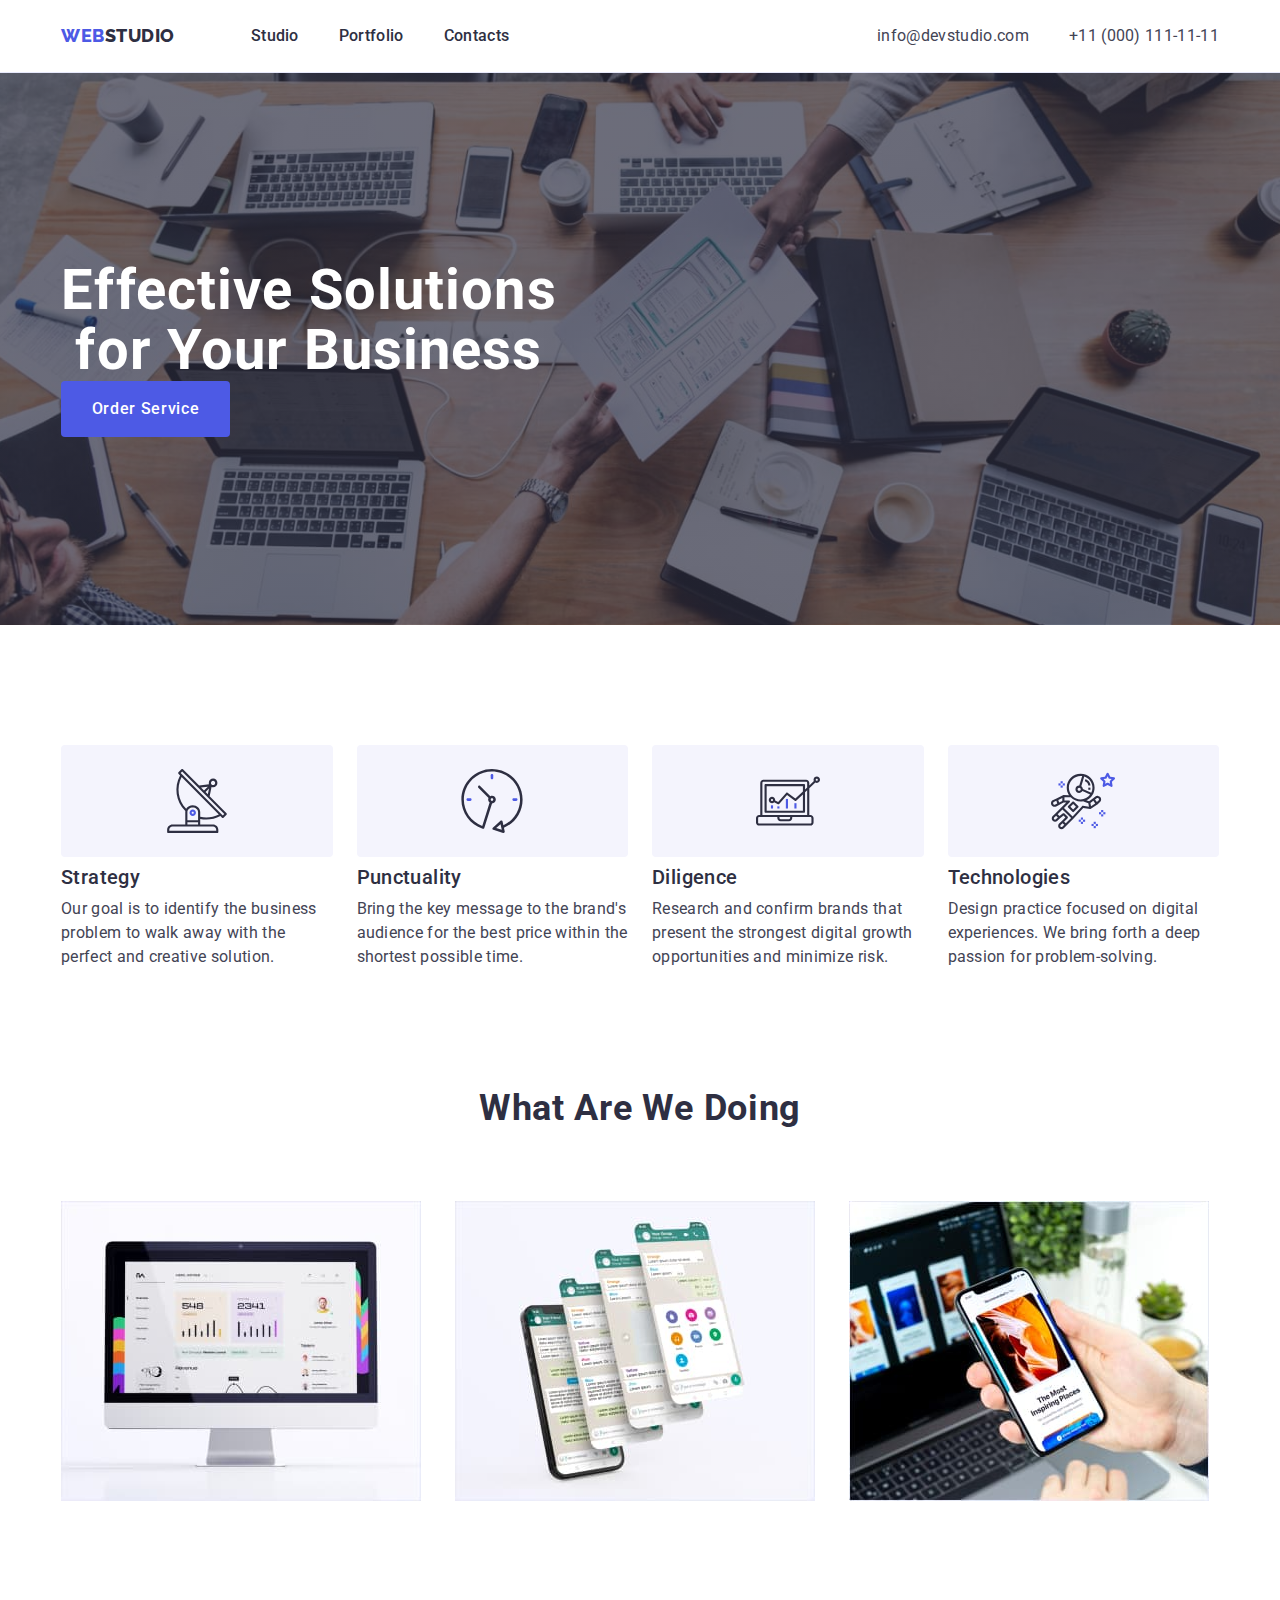
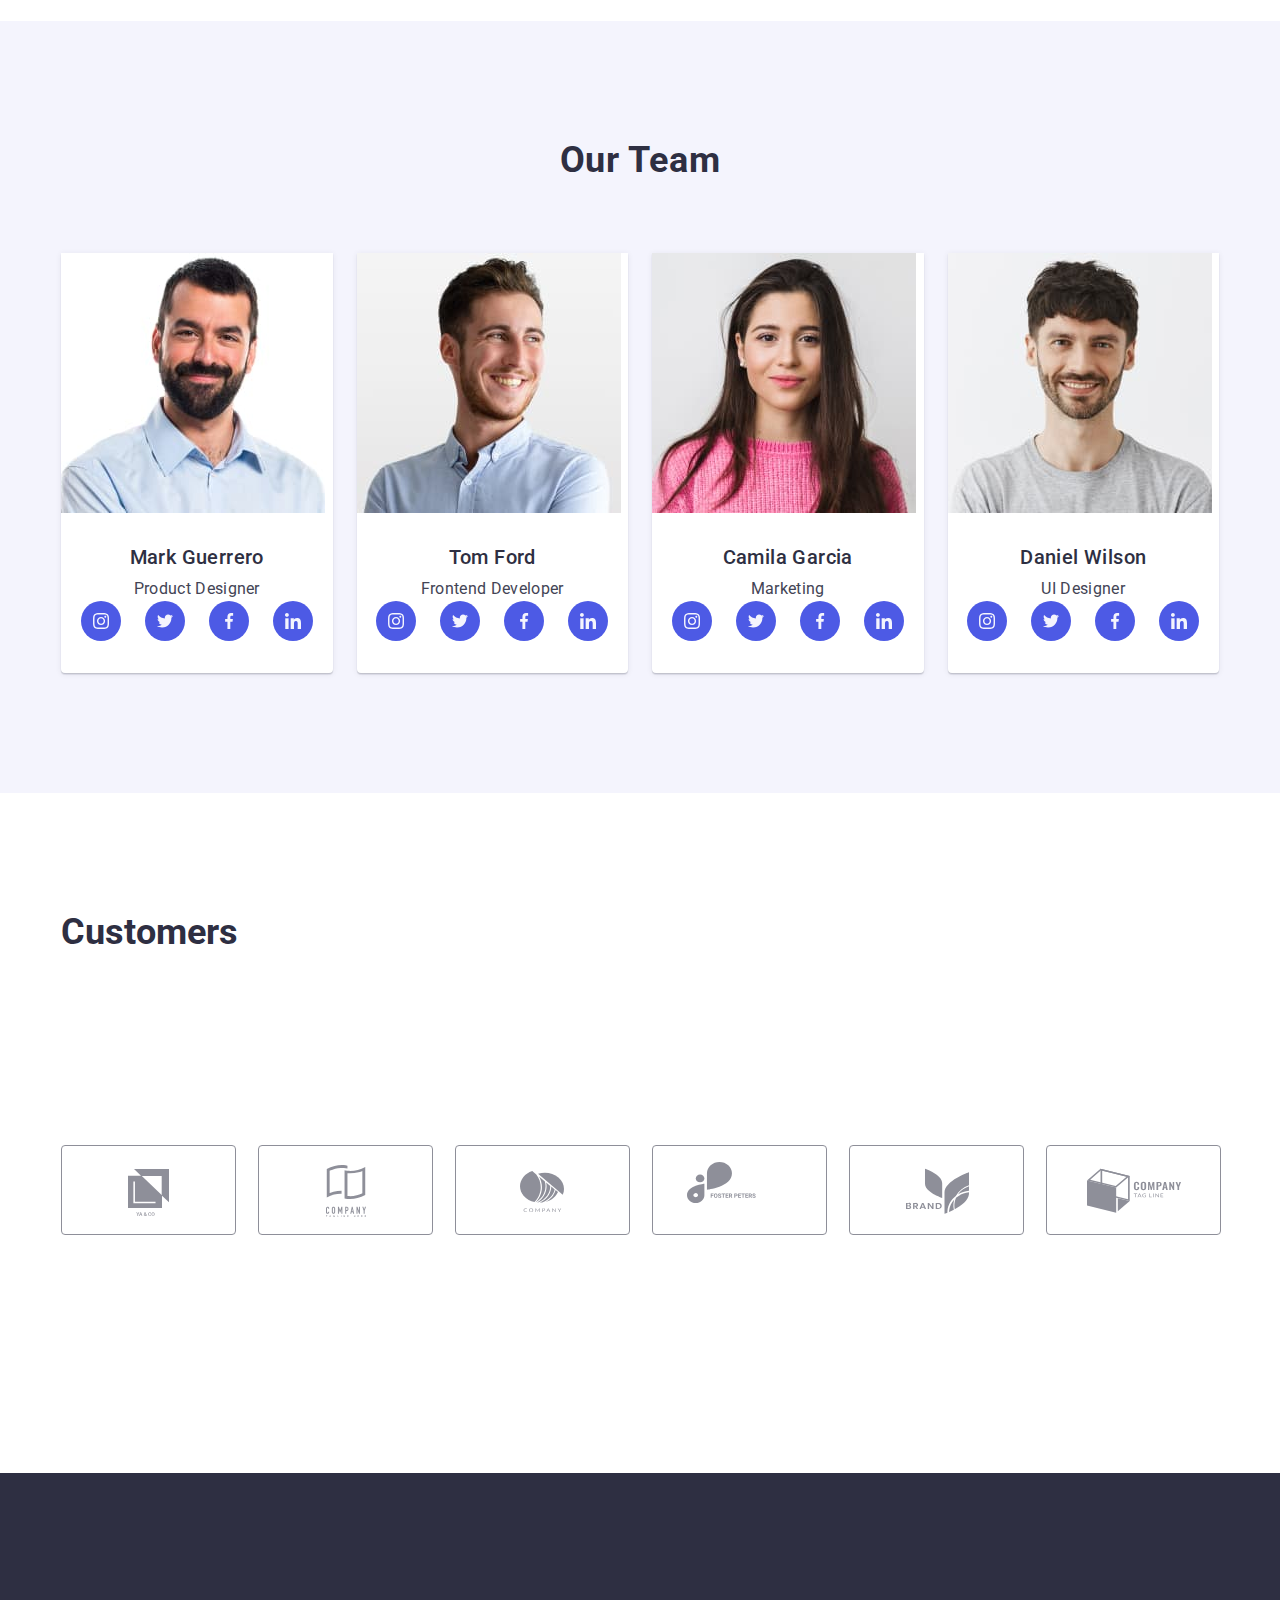
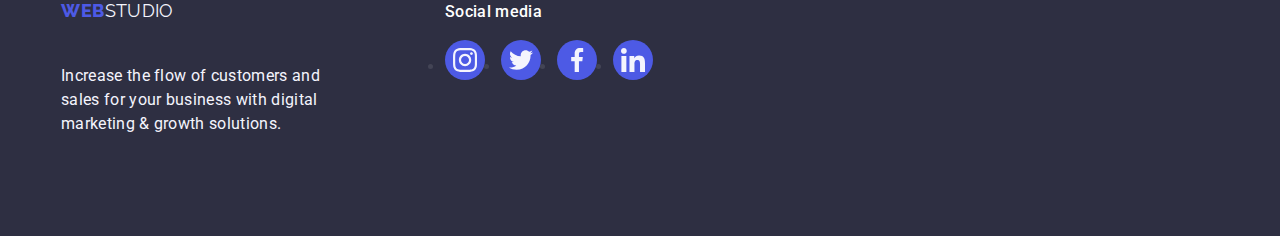
<file: index.html>
<!DOCTYPE html>
<html lang="en">
  <head>
    <meta charset="UTF-8" />
    <meta name="viewport" content="width=device-width, initial-scale=1.0" />

    <!-- Page Title -->
    <title>Studio</title>

    <!-- Google Fonts -->
    <link rel="preconnect" href="https://fonts.googleapis.com" />
    <link rel="preconnect" href="https://fonts.gstatic.com" crossorigin />
    <link
      href="https://fonts.googleapis.com/css2?family=Raleway:wght@800&family=Roboto:wght@400;500;700;900&display=swap"
      rel="stylesheet"
    />

    <!-- Style Normalization -->
    <link
      rel="stylesheet"
      href="https://cdnjs.cloudflare.com/ajax/libs/modern-normalize/2.0.0/modern-normalize.min.css"
      integrity="sha512-4xo8blKMVCiXpTaLzQSLSw3KFOVPWhm/TRtuPVc4WG6kUgjH6J03IBuG7JZPkcWMxJ5huwaBpOpnwYElP/m6wg=="
      crossorigin="anonymous"
      referrerpolicy="no-referrer"
    />

    <!-- External CSS -->
    <link rel="stylesheet" href="./css/styles.css" />
  </head>

  <body>
    <!-- Header -->
    <header class="header">
      <!-- Navigation -->
      <div class="main-header container">
        <nav class="nav">
          <a class="logo link" href="./index.html"
            >Web<span class="header-logo-text">Studio</span></a
          >

          <!-- Menus -->
          <ul class="list">
            <li class="list-item">
              <a class="menu link" href="./index.html">Studio</a>
            </li>
            <li class="list-item">
              <a class="menu link" href="./portfolio.html">Portfolio</a>
            </li>
            <li class="list-item">
              <a class="menu link" href="">Contacts</a>
            </li>
          </ul>
        </nav>

        <!-- Contacts -->
        <address class="address">
          <ul class="address list">
            <li class="address-list-item">
              <a class="address link" href="mailto:info@devstudio.com"
                >info@devstudio.com</a
              >
            </li>
            <li class="address-list-item">
              <a class="address link" href="tel:+110001111111"
                >+11 (000) 111-11-11</a
              >
            </li>
          </ul>
        </address>
      </div>
    </header>

    <!-- Main -->
    <main>
      <!-- First Section -->
      <section class="title">
        <div class="container">
          <h1 class="title-hero">Effective Solutions for Your Business</h1>
          <button class="title-button" type="button">Order Service</button>
        </div>
      </section>

      <!-- Second Section - Features -->

      <section class="features">
        <div class="container">
          <h2 class="visually-hidden">Features</h2>
          <ul class="list">
            <li class="features-list-item">
              <div class="features-icon-container">
                <svg xmlns="http://www.w3.org/2000/svg" width="64" height="64">
                  <use href="./images/icons.svg#strategy"></use>
                </svg>
              </div>
              <h3 class="features-subtitle">Strategy</h3>
              <p class="features-text">
                Our goal is to identify the business problem to walk away with
                the perfect and creative solution.
              </p>
            </li>
            <li class="features-list-item">
              <div class="features-icon-container">
                <svg xmlns="http://www.w3.org/2000/svg" width="64" height="64">
                  <use href="./images/icons.svg#punctuality"></use>
                </svg>
              </div>
              <h3 class="features-subtitle">Punctuality</h3>
              <p class="features-text">
                Bring the key message to the brand's audience for the best price
                within the shortest possible time.
              </p>
            </li>
            <li class="features-list-item">
              <div class="features-icon-container">
                <svg xmlns="http://www.w3.org/2000/svg" width="64" height="64">
                  <use href="./images/icons.svg#diligence"></use>
                </svg>
              </div>
              <h3 class="features-subtitle">Diligence</h3>
              <p class="features-text">
                Research and confirm brands that present the strongest digital
                growth opportunities and minimize risk.
              </p>
            </li>
            <li class="features-list-item">
              <div class="features-icon-container">
                <svg xmlns="http://www.w3.org/2000/svg" width="64" height="64">
                  <use href="./images/icons.svg#technologies"></use>
                </svg>
              </div>
              <h3 class="features-subtitle">Technologies</h3>
              <p class="features-text">
                Design practice focused on digital experiences. We bring forth a
                deep passion for problem-solving.
              </p>
            </li>
          </ul>
        </div>
      </section>

      <!-- Third Section - First Header -->
      <section class="task">
        <div class="container">
          <h2 class="task-header">What are we doing</h2>
          <ul class="list">
            <li class="task-list-item">
              <img
                class="image"
                src="./images/image-01.jpg"
                alt="Monitor"
                width="360"
              />
            </li>
            <li class="task-list-item">
              <img
                class="image"
                src="./images/image-02.jpg"
                alt="Report"
                width="360"
              />
            </li>
            <li class="task-list-item">
              <img
                class="image"
                src="./images/image-03.jpg"
                alt="Research"
                width="360"
              />
            </li>
          </ul>
        </div>
      </section>

      <!-- Fourth Section - Second Header -->
      <section class="team">
        <div class="container">
          <h2 class="team-header">Our Team</h2>
          <ul class="list">
            <li class="team-list-item">
              <img
                class="image"
                src="./images/team-card-01.jpg"
                alt="Product Designer"
                width="264"
              />
              <div class="container-employee">
                <h3 class="team-subheader">Mark Guerrero</h3>
                <p class="team-text">Product Designer</p>
                <ul class="list socmed-icon">
                  <li class="socmed-items">
                    <a href="" class="socmed-link">
                      <svg
                        class="socmed-icon"
                        xmlns="http://www.w3.org/2000/svg"
                        width="16"
                        height="16"
                      >
                        <use href="./images/icons.svg#instagram"></use>
                      </svg>
                    </a>
                  </li>
                  <li class="socmed-items">
                    <a href="" class="socmed-link">
                      <svg
                        class="socmed-icon"
                        xmlns="http://www.w3.org/2000/svg"
                        width="16"
                        height="16"
                      >
                        <use href="./images/icons.svg#twitter"></use>
                      </svg>
                    </a>
                  </li>
                  <li class="socmed-items">
                    <a href="" class="socmed-link">
                      <svg
                        class="socmed-icon"
                        xmlns="http://www.w3.org/2000/svg"
                        width="16"
                        height="16"
                      >
                        <use href="./images/icons.svg#facebook"></use>
                      </svg>
                    </a>
                  </li>
                  <li class="socmed-items">
                    <a href="" class="socmed-link">
                      <svg
                        class="socmed-icon"
                        xmlns="http://www.w3.org/2000/svg"
                        width="16"
                        height="16"
                      >
                        <use href="./images/icons.svg#linkedin"></use>
                      </svg>
                    </a>
                  </li>
                </ul>
              </div>
            </li>
            <li class="team-list-item">
              <img
                class="image"
                src="./images/team-card-02.jpg"
                alt="Frontend Developer"
                width="264"
              />
              <div class="container-employee">
                <h3 class="team-subheader">Tom Ford</h3>
                <p class="team-text">Frontend Developer</p>
                <ul class="list socmed-icon">
                  <li class="socmed-items">
                    <a href="" class="socmed-link">
                      <svg
                        class="socmed-icon"
                        xmlns="http://www.w3.org/2000/svg"
                        width="16"
                        height="16"
                      >
                        <use href="./images/icons.svg#instagram"></use>
                      </svg>
                    </a>
                  </li>
                  <li class="socmed-items">
                    <a href="" class="socmed-link">
                      <svg
                        class="socmed-icon"
                        xmlns="http://www.w3.org/2000/svg"
                        width="16"
                        height="16"
                      >
                        <use href="./images/icons.svg#twitter"></use>
                      </svg>
                    </a>
                  </li>
                  <li class="socmed-items">
                    <a href="" class="socmed-link">
                      <svg
                        class="socmed-icon"
                        xmlns="http://www.w3.org/2000/svg"
                        width="16"
                        height="16"
                      >
                        <use href="./images/icons.svg#facebook"></use>
                      </svg>
                    </a>
                  </li>
                  <li class="socmed-items">
                    <a href="" class="socmed-link">
                      <svg
                        class="socmed-icon"
                        xmlns="http://www.w3.org/2000/svg"
                        width="16"
                        height="16"
                      >
                        <use href="./images/icons.svg#linkedin"></use>
                      </svg>
                    </a>
                  </li>
                </ul>
              </div>
            </li>
            <li class="team-list-item">
              <img
                class="image"
                src="./images/team-card-03.jpg"
                alt="Marketing"
                width="264"
              />
              <div class="container-employee">
                <h3 class="team-subheader">Camila Garcia</h3>
                <p class="team-text">Marketing</p>
                <ul class="list socmed-icon">
                  <li class="socmed-items">
                    <a href="" class="socmed-link">
                      <svg
                        class="socmed-icon"
                        xmlns="http://www.w3.org/2000/svg"
                        width="16"
                        height="16"
                      >
                        <use href="./images/icons.svg#instagram"></use>
                      </svg>
                    </a>
                  </li>
                  <li class="socmed-items">
                    <a href="" class="socmed-link">
                      <svg
                        class="socmed-icon"
                        xmlns="http://www.w3.org/2000/svg"
                        width="16"
                        height="16"
                      >
                        <use href="./images/icons.svg#twitter"></use>
                      </svg>
                    </a>
                  </li>
                  <li class="socmed-items">
                    <a href="" class="socmed-link">
                      <svg
                        class="socmed-icon"
                        xmlns="http://www.w3.org/2000/svg"
                        width="16"
                        height="16"
                      >
                        <use href="./images/icons.svg#facebook"></use>
                      </svg>
                    </a>
                  </li>
                  <li class="socmed-items">
                    <a href="" class="socmed-link">
                      <svg
                        class="socmed-icon"
                        xmlns="http://www.w3.org/2000/svg"
                        width="16"
                        height="16"
                      >
                        <use href="./images/icons.svg#linkedin"></use>
                      </svg>
                    </a>
                  </li>
                </ul>
              </div>
            </li>
            <li class="team-list-item">
              <img
                class="image"
                src="./images/team-card-04.jpg"
                alt="UI Designer"
                width="264"
              />
              <div class="container-employee">
                <h3 class="team-subheader">Daniel Wilson</h3>
                <p class="team-text">UI Designer</p>
                <ul class="list socmed-icon">
                  <li class="socmed-items">
                    <a href="" class="socmed-link">
                      <svg
                        class="socmed-icon"
                        xmlns="http://www.w3.org/2000/svg"
                        width="16"
                        height="16"
                      >
                        <use href="./images/icons.svg#instagram"></use>
                      </svg>
                    </a>
                  </li>
                  <li class="socmed-items">
                    <a href="" class="socmed-link">
                      <svg
                        class="socmed-icon"
                        xmlns="http://www.w3.org/2000/svg"
                        width="16"
                        height="16"
                      >
                        <use href="./images/icons.svg#twitter"></use>
                      </svg>
                    </a>
                  </li>
                  <li class="socmed-items">
                    <a href="" class="socmed-link">
                      <svg
                        class="socmed-icon"
                        xmlns="http://www.w3.org/2000/svg"
                        width="16"
                        height="16"
                      >
                        <use href="./images/icons.svg#facebook"></use>
                      </svg>
                    </a>
                  </li>
                  <li class="socmed-items">
                    <a href="" class="socmed-link">
                      <svg
                        class="socmed-icon"
                        xmlns="http://www.w3.org/2000/svg"
                        width="16"
                        height="16"
                      >
                        <use href="./images/icons.svg#linkedin"></use>
                      </svg>
                    </a>
                  </li>
                </ul>
              </div>
            </li>
          </ul>
        </div>
      </section>

      <!-- Fifth Section -->
      <section class="customer">
        <div class="container">
          <h2 class="customer-header">Customers</h2>
          <ul class="customer list">
            <!-- Client 1 -->
            <li class="customer-list-item">
              <a href="" class="customer-link">
                <svg
                  xmlns="http://www.w3.org/2000/svg"
                  width="104"
                  height="56"
                  class="customer-icon"
                >
                  <use href="./images/icons.svg#client1"></use>
                </svg>
              </a>
            </li>

            <!-- Client 2 -->
            <li class="customer-list-item">
              <a href="" class="customer-link">
                <svg
                  xmlns="http://www.w3.org/2000/svg"
                  width="104"
                  height="56"
                  class="customer-icon"
                >
                  <use href="./images/icons.svg#client2"></use>
                </svg>
              </a>
            </li>

            <!-- Client 3 -->
            <li class="customer-list-item">
              <a href="" class="customer-link">
                <svg
                  xmlns="http://www.w3.org/2000/svg"
                  width="104"
                  height="56"
                  class="customer-icon"
                >
                  <use href="./images/icons.svg#client3"></use>
                </svg>
              </a>
            </li>

            <!-- Client 4 -->
            <li class="customer-list-item">
              <a href="" class="customer-link">
                <svg
                  xmlns="http://www.w3.org/2000/svg"
                  width="104"
                  height="56"
                  class="customer-icon"
                >
                  <use href="./images/icons.svg#client4"></use>
                </svg>
              </a>
            </li>

            <!-- Client 5 -->
            <li class="customer-list-item">
              <a href="" class="customer-link">
                <svg
                  xmlns="http://www.w3.org/2000/svg"
                  width="104"
                  height="56"
                  class="customer-icon"
                >
                  <use href="./images/icons.svg#client5"></use>
                </svg>
              </a>
            </li>

            <!-- Client 6 -->
            <li class="customer-list-item">
              <a href="" class="customer-link">
                <svg
                  xmlns="http://www.w3.org/2000/svg"
                  width="104"
                  height="56"
                  class="customer-icon"
                >
                  <use href="./images/icons.svg#client6"></use>
                </svg>
              </a>
            </li>
          </ul>
        </div>
      </section>
    </main>

    <!-- Footer -->
    <footer class="footer">
      <div class="container footer-container">
        <div class="wrapper">
          <a class="logo link" href="./index.html"
            >Web<span class="footer-logo">Studio</span></a
          >
          <p class="footer-text">
            Increase the flow of customers and sales for your business with
            digital marketing & growth solutions.
          </p>
        </div>

        <!-- Footer Social Media Icons -->
        <div class="wrapper">
          <p class="footer-socmed-title">Social media</p>
          <ul class="footer-socmed-list">
            <!-- Footer - Instagram -->
            <li class="footer-socmed-item">
              <a href="" class="footer-socmed-link">
                <svg
                  class="footer-socmed-svg"
                  xmlns="http://www.w3.org/2000/svg"
                  width="24"
                  height="24"
                >
                  <use href="./images/icons.svg#footer-instagram"></use>
                </svg>
              </a>
            </li>

            <!-- Footer - Twitter -->
            <li class="footer-socmed-item">
              <a href="" class="footer-socmed-link">
                <svg
                  class="footer-socmed-svg"
                  xmlns="http://www.w3.org/2000/svg"
                  width="24"
                  height="24"
                >
                  <use href="./images/icons.svg#footer-twitter"></use>
                </svg>
              </a>
            </li>

            <!-- Footer - Facebook -->
            <li class="footer-socmed-item">
              <a href="" class="footer-socmed-link">
                <svg
                  class="footer-socmed-svg"
                  xmlns="http://www.w3.org/2000/svg"
                  width="24"
                  height="24"
                >
                  <use href="./images/icons.svg#footer-facebook"></use>
                </svg>
              </a>
            </li>

            <!-- Footer - LinkedIn -->
            <li class="footer-socmed-item">
              <a href="" class="footer-socmed-link">
                <svg
                  class="footer-socmed-svg"
                  xmlns="http://www.w3.org/2000/svg"
                  width="24"
                  height="24"
                >
                  <use href="./images/icons.svg#footer-linkedin"></use>
                </svg>
              </a>
            </li>
          </ul>
        </div>
      </div>
    </footer>
  </body>
</html>
</file>
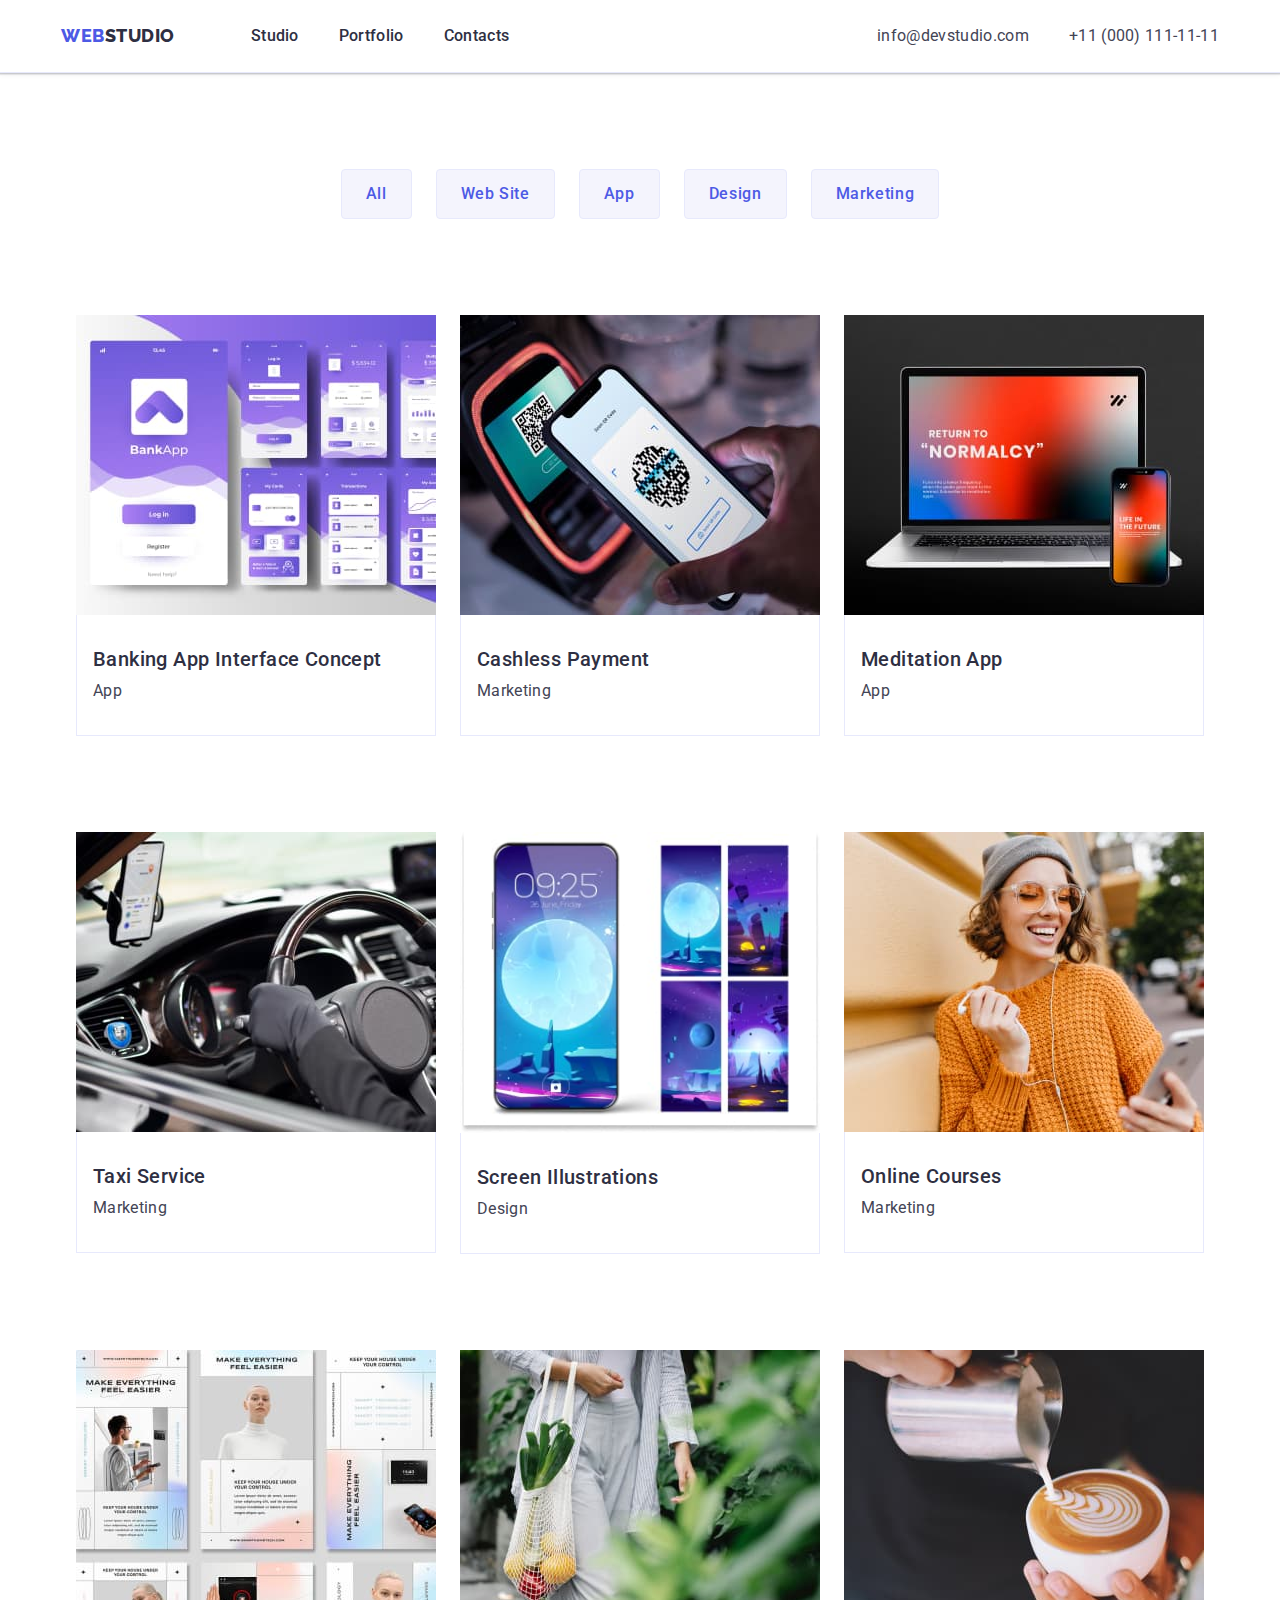
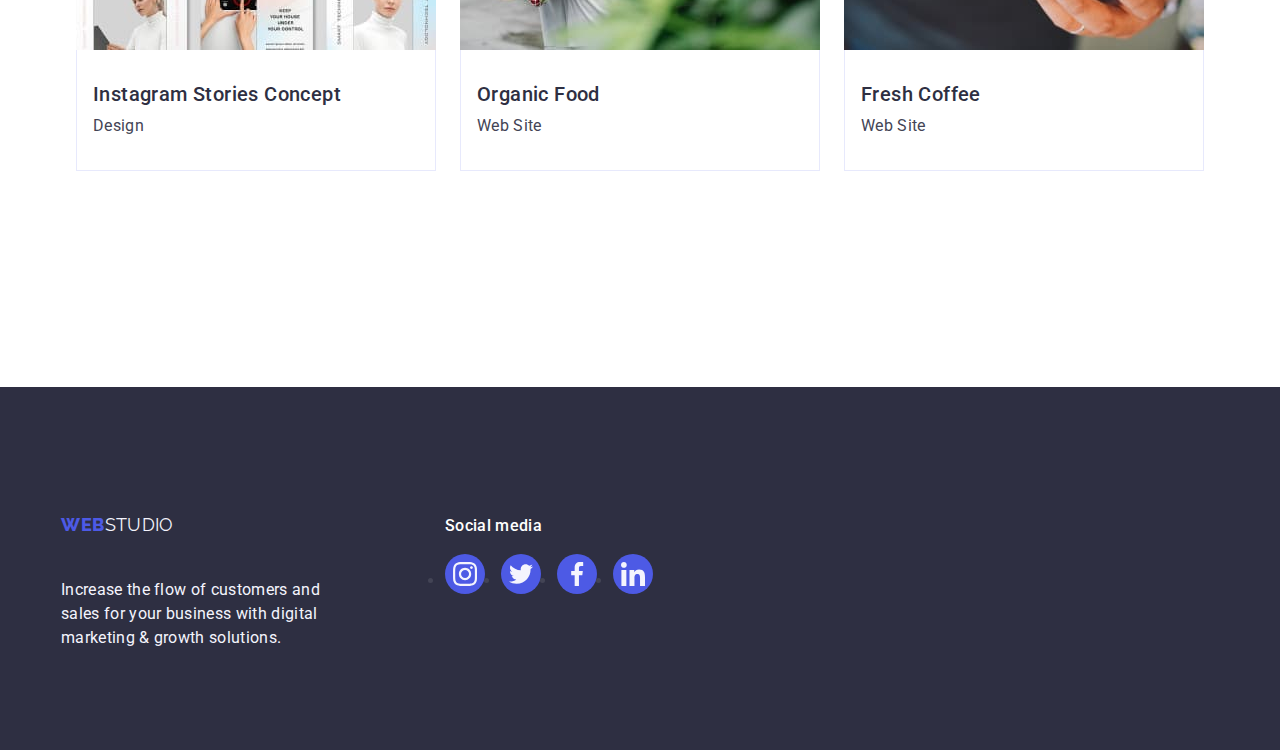
<file: portfolio.html>
<!DOCTYPE html>
<html lang="en">
  <head>
    <meta charset="UTF-8" />
    <meta name="viewport" content="width=device-width, initial-scale=1.0" />

    <!-- Page Title -->
    <title>Portfolio</title>

    <!-- Google Fonts -->
    <link rel="preconnect" href="https://fonts.googleapis.com" />
    <link rel="preconnect" href="https://fonts.gstatic.com" crossorigin />
    <link
      href="https://fonts.googleapis.com/css2?family=Raleway:wght@800&family=Roboto:wght@400;500;700;900&display=swap"
      rel="stylesheet"
    />

    <!-- Style Normalization -->
    <link
      rel="stylesheet"
      href="https://cdnjs.cloudflare.com/ajax/libs/modern-normalize/2.0.0/modern-normalize.min.css"
      integrity="sha512-4xo8blKMVCiXpTaLzQSLSw3KFOVPWhm/TRtuPVc4WG6kUgjH6J03IBuG7JZPkcWMxJ5huwaBpOpnwYElP/m6wg=="
      crossorigin="anonymous"
      referrerpolicy="no-referrer"
    />

    <!-- External CSS -->
    <link rel="stylesheet" href="./css/styles.css" />
  </head>

  <body>
    <!-- Header -->
    <header class="header">
      <!-- Navigation -->
      <div class="main-header container">
        <nav class="nav">
          <a class="logo link" href="./index.html"
            >Web<span class="header-logo-text">Studio</span></a
          >

          <!-- Menus -->
          <ul class="list">
            <li class="list-item">
              <a class="menu link" href="./index.html">Studio</a>
            </li>
            <li class="list-item">
              <a class="menu link" href="./portfolio.html">Portfolio</a>
            </li>
            <li class="list-item">
              <a class="menu link" href="">Contacts</a>
            </li>
          </ul>
        </nav>

        <!-- Contacts -->
        <address class="address">
          <ul class="address list">
            <li class="address-list-item">
              <a class="address link" href="mailto:info@devstudio.com"
                >info@devstudio.com</a
              >
            </li>
            <li class="address-list-item">
              <a class="address link" href="tel:+110001111111"
                >+11 (000) 111-11-11</a
              >
            </li>
          </ul>
        </address>
      </div>
    </header>

    <!-- Main - Buttons -->
    <main class="main">
      <section class="btn">
        <div class="container">
          <h1 class="visually-hidden">Projects</h1>

          <ul class="list">
            <li class="btn-list-item">
              <button type="button" class="btn-text">All</button>
            </li>
            <li class="btn-list-item">
              <button type="button" class="btn-text">Web Site</button>
            </li>
            <li class="btn-list-item">
              <button type="button" class="btn-text">App</button>
            </li>
            <li class="btn-list-item">
              <button type="button" class="btn-text">Design</button>
            </li>
            <li class="btn-list-item">
              <button type="button" class="btn-text">Marketing</button>
            </li>
          </ul>

          <!-- Projects -->
          <ul class="project list">
            <li class="project-list-item">
              <a class="project link" href="">
                <img
                  class="image"
                  src="./images/projcard-01.jpg"
                  alt="Banking App"
                  width="360"
                />
                <div class="container-application">
                  <h2 class="project-header">Banking App Interface Concept</h2>
                  <p class="project-text">App</p>
                </div>
              </a>
            </li>
            <li class="project-list-item">
              <a class="project link" href="">
                <img
                  class="image"
                  src="./images/projcard-02.jpg"
                  alt="Cashless Payment"
                  width="360"
                />
                <div class="container-application">
                  <h2 class="project-header">Cashless Payment</h2>
                  <p class="project-text">Marketing</p>
                </div>
              </a>
            </li>
            <li class="project-list-item">
              <a class="project link" href="">
                <img
                  class="image"
                  src="./images/projcard-03.jpg"
                  alt="Meditation App"
                  width="360"
                />
                <div class="container-application">
                  <h2 class="project-header">Meditation App</h2>
                  <p class="project-text">App</p>
                </div>
              </a>
            </li>
            <li class="project-list-item">
              <a class="project link" href="">
                <img
                  class="image"
                  src="./images/projcard-04.jpg"
                  alt="Taxi Service"
                  width="360"
                />
                <div class="container-application">
                  <h2 class="project-header">Taxi Service</h2>
                  <p class="project-text">Marketing</p>
                </div>
              </a>
            </li>
            <li class="project-list-item">
              <a class="project link" href="">
                <img
                  class="image"
                  src="./images/projcard-05.jpg"
                  alt="Screen Illustrations"
                  width="360"
                />
                <div class="container-application">
                  <h2 class="project-header">Screen Illustrations</h2>
                  <p class="project-text">Design</p>
                </div>
              </a>
            </li>
            <li class="project-list-item">
              <a class="project link" href="">
                <img
                  class="image"
                  src="./images/projcard-06.jpg"
                  alt="Online Courses"
                  width="360"
                />
                <div class="container-application">
                  <h2 class="project-header">Online Courses</h2>
                  <p class="project-text">Marketing</p>
                </div>
              </a>
            </li>
            <li class="project-list-item">
              <a class="project link" href="">
                <img
                  class="image"
                  src="./images/projcard-07.jpg"
                  alt="Instagram Stories"
                  width="360"
                />
                <div class="container-application">
                  <h2 class="project-header">Instagram Stories Concept</h2>
                  <p class="project-text">Design</p>
                </div>
              </a>
            </li>
            <li class="project-list-item">
              <a class="project link" href="">
                <img
                  class="image"
                  src="./images/projcard-08.jpg"
                  alt="Organic Food"
                  width="360"
                />
                <div class="container-application">
                  <h2 class="project-header">Organic Food</h2>
                  <p class="project-text">Web Site</p>
                </div>
              </a>
            </li>
            <li class="project-list-item">
              <a class="project link" href="">
                <img
                  class="image"
                  src="./images/projcard-09.jpg"
                  alt="Fresh Coffee"
                  width="360"
                />
                <div class="container-application">
                  <h2 class="project-header">Fresh Coffee</h2>
                  <p class="project-text">Web Site</p>
                </div>
              </a>
            </li>
          </ul>
        </div>
      </section>
    </main>

    <!-- Footer -->
    <footer class="footer">
      <div class="container footer-container">
        <div class="wrapper">
          <a class="logo link" href="./index.html"
            >Web<span class="footer-logo">Studio</span></a
          >
          <p class="footer-text">
            Increase the flow of customers and sales for your business with
            digital marketing & growth solutions.
          </p>
        </div>

        <!-- Footer Social Media Icons -->
        <div class="wrapper">
          <p class="footer-socmed-title">Social media</p>
          <ul class="footer-socmed-list">
            <!-- Footer - Instagram -->
            <li class="footer-socmed-item">
              <a href="" class="footer-socmed-link">
                <svg
                  class="footer-socmed-svg"
                  xmlns="http://www.w3.org/2000/svg"
                  width="24"
                  height="24"
                >
                  <use href="./images/icons.svg#footer-instagram"></use>
                </svg>
              </a>
            </li>

            <!-- Footer - Twitter -->
            <li class="footer-socmed-item">
              <a href="" class="footer-socmed-link">
                <svg
                  class="footer-socmed-svg"
                  xmlns="http://www.w3.org/2000/svg"
                  width="24"
                  height="24"
                >
                  <use href="./images/icons.svg#footer-twitter"></use>
                </svg>
              </a>
            </li>

            <!-- Footer - Facebook -->
            <li class="footer-socmed-item">
              <a href="" class="footer-socmed-link">
                <svg
                  class="footer-socmed-svg"
                  xmlns="http://www.w3.org/2000/svg"
                  width="24"
                  height="24"
                >
                  <use href="./images/icons.svg#footer-facebook"></use>
                </svg>
              </a>
            </li>

            <!-- Footer - LinkedIn -->
            <li class="footer-socmed-item">
              <a href="" class="footer-socmed-link">
                <svg
                  class="footer-socmed-svg"
                  xmlns="http://www.w3.org/2000/svg"
                  width="24"
                  height="24"
                >
                  <use href="./images/icons.svg#footer-linkedin"></use>
                </svg>
              </a>
            </li>
          </ul>
        </div>
      </div>
    </footer>
  </body>
</html>
</file>
<file: css/styles.css>
* {
  margin: 0;
  padding: 0;
}
/* h1,
h2,
h3,
p,
ul {
  margin: 0;
  padding: 0;
} */

:root {
  --slate: #434455;
  --iris: #4d5ae5;
  --navyblue: #2e2f42;
  --white: #ffffff;
  --cloud: #f4f4fd;
  --cornflower: #e7e9fc;
  --cloud: #f4f4fd;
  --ocean: #404bbf;
  --light-slate: #8e8f99;
  --green: #31d0aa;
}

body {
  font-family: 'Roboto', sans-serif;
  color: var(--slate);
  font-size: 16px;
  background-color: var(--white);
}

/* Index Logo */
.logo {
  color: var(--iris);
  font-family: 'Raleway', sans-serif;
  font-size: 18px;
  font-weight: 800;
  line-height: 1.17;
  letter-spacing: 0.54px;
  text-transform: uppercase;
}

.link {
  text-decoration: none;
  padding: 24px 0;
}
.header-logo-text {
  color: var(--navyblue);
}

/* Index - Navigation */
.list-item > .menu {
  color: var(--navyblue);
  font-weight: 500;
  line-height: 150%;
  letter-spacing: 0.32px;
}

li > .link:hover,
li > .link:focus {
  color: var(--ocean);
}

.address-list-item > .address {
  color: var(--slate);
  line-height: 150%;
  letter-spacing: 0.32px;
}

.address {
  font-style: normal;
}

.list,
.features-list-item,
.task-list-item,
.team-list-item,
.btn-list-item,
.project-list-item {
  list-style: none;
}

/* First Section - Index - Hero */
.title {
  background-color: var(--navyblue);
  padding: 188px 0;
  background-image: linear-gradient(
      rgba(46, 47, 66, 0.7),
      rgba(46, 47, 66, 0.7)
    ),
    url(/images/hero-background.jpg);
  max-width: 1440px;
  background-repeat: no-repeat;
  background-position: center;
  background-size: cover;
}

.title-hero {
  color: var(--white);
  text-align: center;
  font-size: 56px;
  font-weight: 700;
  line-height: 107.143%;
  letter-spacing: 1.12px;
  max-width: 496px;
}

.title-button {
  background-color: var(--iris);

  color: var(--white);
  font-weight: 500;
  line-height: 150%;
  letter-spacing: 0.04em;
  font-family: inherit;
  font-size: inherit;
  cursor: pointer;
  display: block;
  min-width: 169px;
  border: none;
  border-radius: 4px;
  height: 56px;
}

.title-button:hover,
.title-button:focus {
  background-color: var(--ocean);
}

/* Index - Second Section - Features */
.features-subtitle {
  color: var(--navyblue);
  font-size: 20px;
  font-weight: 500;
  line-height: 120%;
  letter-spacing: 0.4px;
  margin-bottom: 8px;
}

.features-text {
  color: var(--slate);
  font-weight: 400;
  line-height: 150%;
  letter-spacing: 0.32px;
}

.features {
  padding: 120px 0;
}

.container .list {
  display: flex;
  gap: 24px;
}

.features-list-item,
.team-list-item {
  width: calc((100% - 72px) / 4);
}

.task-list-item {
  width: calc((100% - 48px) / 3);
}

.features-icon-container {
  display: flex;
  align-items: center;
  justify-content: center;
  height: 112px;
  background-color: var(--cloud);
  border-radius: 4px;
  margin-bottom: 8px;
}

/* Index - Third Section - What Are We Doing */
.task-header {
  color: var(--navyblue);
  text-align: center;
  font-size: 36px;
  font-weight: 700;
  line-height: 111.111%;
  letter-spacing: 0.72px;
  text-transform: capitalize;
  margin-bottom: 72px;
}

.task {
  padding-bottom: 120px;
}

/* Index - Fourth Section - Our Team */
.team-header {
  color: var(--navyblue);
  text-align: center;
  font-size: 36px;
  font-weight: 700;
  line-height: 111.111%;
  letter-spacing: 0.72px;
  text-transform: capitalize;
  margin-bottom: 72px;
}

.team-subheader {
  color: var(--navyblue);
  text-align: center;
  font-size: 20px;
  font-weight: 500;
  line-height: 120%;
  letter-spacing: 0.4px;
  margin-bottom: 8px;
}

.team-text {
  text-align: center;
  line-height: 150%;
  letter-spacing: 0.32px;
}

.team {
  background-color: var(--cloud);
  padding: 120px 0;
}

.team-list-item {
  background-color: var(--white);
  border-radius: 0px 0px 4px 4px;
  box-shadow: 0px 1px 6px rgba(46, 47, 66, 0.08),
    0px 1px 1px rgba(46, 47, 66, 0.16), 0px 2px 1px rgba(46, 47, 66, 0.08);
}

.container-employee {
  padding: 32px 0;
}

.socmed-icon {
  justify-content: center;
}

.socmed-items {
  width: 40px;
  height: 40px;
}

.socmed-link {
  width: 100%;
  height: 100%;
  background-color: var(--iris);
  border-radius: 50%;
  display: flex;
  align-items: center;
  justify-content: center;
}

.socmed-link:hover,
.socmed-link:focus {
  background-color: var(--ocean);
}

.socmed-icon {
  fill: var(--cloud);
}

/* Fifth Section */
.customer {
  padding-top: 120px;
  padding-bottom: 120px;
}

.customer-header {
  font-size: 36px;
  line-height: 1.11;
  color: var(--navyblue);
  margin-bottom: 72px;
}

.customer-list-item {
  width: calc((100% - 120px) / 6);
  height: 88px;
}

.customer-link {
  width: 100%;
  height: 100%;
  border: 1px solid var(--light-slate);
  border-radius: 4px;
  display: flex;
  align-items: center;
  justify-content: center;
  color: var(--light-slate);
}

.customer-link:hover {
  color: var(--ocean);
  border-color: var(--ocean);
}

.customer-link:focus {
  border-color: var(--ocean);
  color: var(--ocean);
}

.customer-icon {
  fill: currentColor;
}

/* Index - Footer */
.footer {
  background-color: var(--navyblue);
  padding: 100px 0;
}

.footer-logo {
  color: var(--cloud);
  font-weight: 400;
  line-height: 150%;
  letter-spacing: 0.32px;
}

.footer-text {
  color: var(--cloud);
  line-height: 150%;
  letter-spacing: 0.32px;
  max-width: 264px;
}

.footer .logo {
  display: inline-block;
  margin-bottom: 16px;
}

.footer > .container {
  display: flex;
  align-items: baseline;
}

.wrapper {
  margin-right: 120px;
}

.footer-socmed-title {
  font-weight: 500;
  font-size: 16px;
  line-height: 1.5;
  letter-spacing: 0.02em;
  color: var(--white);
  margin-bottom: 16px;
}

.footer-socmed-list {
  display: flex;
  gap: 16px;
}

.footer-socmed-item {
  width: 40px;
  height: 40px;
}

.footer-socmed-link {
  width: 100%;
  height: 100%;
  background-color: var(--iris);
  border-radius: 50%;
  display: flex;
  align-items: center;
  justify-content: center;
}

.footer-socmed-link:hover,
.footer-socmed-link:focus {
  background-color: var(--green);
}

.footer-socmed-svg {
  fill: var(--cloud);
}

/* Portfolio - Main Buttons  */
.btn-text {
  color: var(--iris);
  font-weight: 500;
  line-height: 150%;
  letter-spacing: 0.04em;
  background-color: var(--cloud);
  font-family: inherit;
  font-size: inherit;
}

.btn-text:hover,
.btn-text:focus {
  color: var(--white);
  background-color: var(--ocean);
  border: 1px solid transparent;
  box-shadow: 0px 3px 1px rgba(0, 0, 0, 0.1), 0px 2px 1px rgba(0, 0, 0, 0.08),
    0px 2px 2px rgba(0, 0, 0, 0.12);
}

.btn-text {
  cursor: pointer;
  padding: 12px 24px;
  border: 1px solid var(--cornflower);
  border-radius: 4px;
}

.btn {
  padding: 96px 0 120px 0;
}

.btn .list {
  justify-content: center;
  margin-bottom: 72px;
}

/* Projects */
.project-header {
  font-weight: 500;
  font-size: 20px;
  line-height: 1.2;
  letter-spacing: 0.02em;
  color: var(--navyblue);
  margin-bottom: 8px;
}

.project-text {
  line-height: 1.5;
  letter-spacing: 0.02em;
  color: var(--slate);
}

.container-application {
  padding: 32px 16px;
  border: 1px solid var(--cornflower);
  border-top: none;
}

.project.list {
  flex-wrap: wrap;
  row-gap: 48px;
}

.visually-hidden {
  clip-path: inset(100%);
  clip: rect(0 0 0 0);
  overflow: hidden;
  position: absolute;
  width: 1px;
  height: 1px;
  margin: -1px;
  border: 0;
  padding: 0;
  white-space: nowrap;
}

.project.link {
  display: block;
}

.project.link:hover,
.project.link:focus {
  box-shadow: 0px 1px 6px rgba(46, 47, 66, 0.08),
    0px 1px 1px rgba(46, 47, 66, 0.16), 0px 2px 1px rgba(46, 47, 66, 0.08);
}
/* Homepage */
.image {
  display: block;
}

header {
  border-bottom: 1px solid var(--cornflower);
  box-shadow: 0px 2px 1px rgba(46, 47, 66, 0.08),
    0px 1px 1px rgba(46, 47, 66, 0.16), 0px 1px 6px rgba(46, 47, 66, 0.08);
}

.main-header {
  display: flex;
  justify-content: space-between;
  box-shadow: 0px 2px 1px rgba (46, 47, 66, 0.08),
    0px 1px 1px rgba(46, 47, 66, 0.16), 0px 1px 6px rgba (46, 47, 66, 0.08);
}

.container {
  width: 1158px;
  margin: 0 auto;
  padding: 0 15px;
}

.nav {
  display: flex;
  align-items: center;
}

.nav .logo {
  margin-right: 76px;
}

.nav .list {
  display: flex;
  gap: 40px;
}

.nav .list-item {
  padding: 24px 0;
}

.address > .list {
  display: flex;
  gap: 40px;
}

.address {
  align-items: center;
  display: flex;
}
</file>
